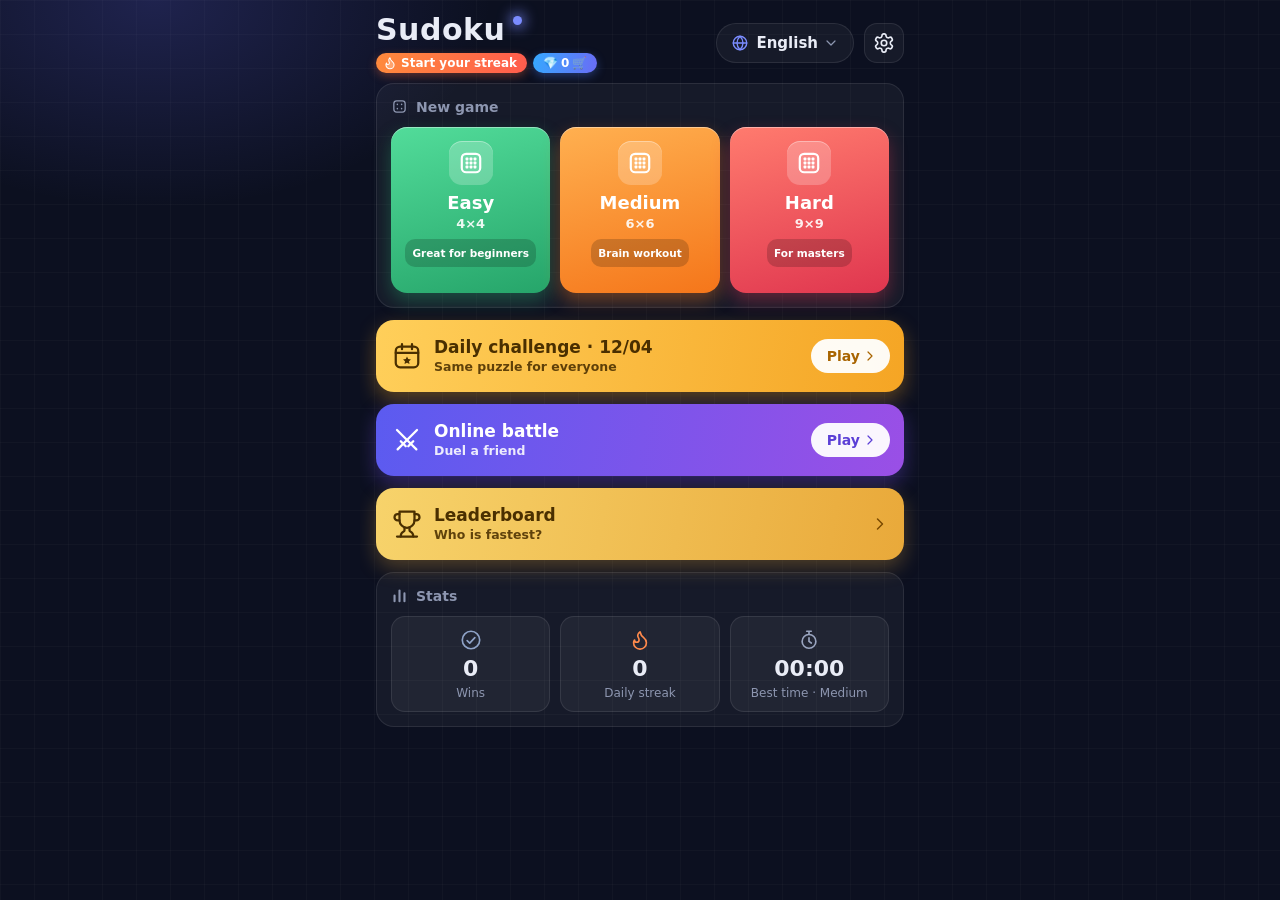
<file: index.html>
<!doctype html>
<html lang="kk">
<head>
<meta charset="utf-8">
<meta name="viewport" content="width=device-width,initial-scale=1,viewport-fit=cover,user-scalable=no">
<meta name="theme-color" content="#0c1020">
<meta name="apple-mobile-web-app-capable" content="yes">
<meta name="mobile-web-app-capable" content="yes">
<meta name="apple-mobile-web-app-status-bar-style" content="black-translucent">
<link rel="manifest" href="manifest.webmanifest">
<link rel="icon" href="icons/icon-192.png">
<link rel="apple-touch-icon" href="icons/icon-192.png">
<title>Sudoku</title>
<link rel="stylesheet" href="style.css">
</head>
<body>

<!-- icon sprite -->
<svg width="0" height="0" style="position:absolute" aria-hidden="true" focusable="false">
  <defs>
    <symbol id="i-play" viewBox="0 0 24 24"><path d="M8 5.5v13l11-6.5z" fill="currentColor" stroke="none"/></symbol>
    <symbol id="i-pause" viewBox="0 0 24 24"><rect x="6.5" y="5" width="3.6" height="14" rx="1" fill="currentColor" stroke="none"/><rect x="13.9" y="5" width="3.6" height="14" rx="1" fill="currentColor" stroke="none"/></symbol>
    <symbol id="i-globe" viewBox="0 0 24 24"><circle cx="12" cy="12" r="9"/><path d="M3 12h18"/><path d="M12 3c2.6 2.6 4 5.7 4 9s-1.4 6.4-4 9c-2.6-2.6-4-5.7-4-9s1.4-6.4 4-9z"/></symbol>
    <symbol id="i-gear" viewBox="0 0 24 24"><path d="M12.22 2h-.44a2 2 0 0 0-2 2v.18a2 2 0 0 1-1 1.73l-.43.25a2 2 0 0 1-2 0l-.15-.08a2 2 0 0 0-2.73.73l-.22.38a2 2 0 0 0 .73 2.73l.15.1a2 2 0 0 1 1 1.72v.51a2 2 0 0 1-1 1.74l-.15.09a2 2 0 0 0-.73 2.73l.22.38a2 2 0 0 0 2.73.73l.15-.08a2 2 0 0 1 2 0l.43.25a2 2 0 0 1 1 1.73V20a2 2 0 0 0 2 2h.44a2 2 0 0 0 2-2v-.18a2 2 0 0 1 1-1.73l.43-.25a2 2 0 0 1 2 0l.15.08a2 2 0 0 0 2.73-.73l.22-.39a2 2 0 0 0-.73-2.73l-.15-.08a2 2 0 0 1-1-1.74v-.5a2 2 0 0 1 1-1.74l.15-.09a2 2 0 0 0 .73-2.73l-.22-.38a2 2 0 0 0-2.73-.73l-.15.08a2 2 0 0 1-2 0l-.43-.25a2 2 0 0 1-1-1.73V4a2 2 0 0 0-2-2z"/><circle cx="12" cy="12" r="3"/></symbol>
    <symbol id="i-dice" viewBox="0 0 24 24"><rect x="4" y="4" width="16" height="16" rx="4"/><circle cx="9" cy="9" r="1.1" fill="currentColor" stroke="none"/><circle cx="15" cy="9" r="1.1" fill="currentColor" stroke="none"/><circle cx="9" cy="15" r="1.1" fill="currentColor" stroke="none"/><circle cx="15" cy="15" r="1.1" fill="currentColor" stroke="none"/></symbol>
    <symbol id="i-grid" viewBox="0 0 24 24"><rect x="3.5" y="3.5" width="17" height="17" rx="4"/><g fill="currentColor" stroke="none"><rect x="7" y="7" width="2.6" height="2.6" rx=".6"/><rect x="10.7" y="7" width="2.6" height="2.6" rx=".6"/><rect x="14.4" y="7" width="2.6" height="2.6" rx=".6"/><rect x="7" y="10.7" width="2.6" height="2.6" rx=".6"/><rect x="10.7" y="10.7" width="2.6" height="2.6" rx=".6"/><rect x="14.4" y="10.7" width="2.6" height="2.6" rx=".6"/><rect x="7" y="14.4" width="2.6" height="2.6" rx=".6"/><rect x="10.7" y="14.4" width="2.6" height="2.6" rx=".6"/><rect x="14.4" y="14.4" width="2.6" height="2.6" rx=".6"/></g></symbol>
    <symbol id="i-cal" viewBox="0 0 24 24"><rect x="3" y="4.5" width="18" height="16.5" rx="3.5"/><path d="M3 9.5h18M8 2.5v4M16 2.5v4"/><path d="M12 12.4l1 2 2.2.3-1.6 1.5.4 2.2-2-1.1-2 1.1.4-2.2-1.6-1.5 2.2-.3z" fill="currentColor" stroke="none"/></symbol>
    <symbol id="i-swords" viewBox="0 0 24 24"><path d="M4 4l11 11"/><path d="M20 4L9 15"/><path d="M13 17l4-4"/><path d="M11 17L7 13"/><path d="M15 15l4.5 4.5"/><path d="M9 15l-4.5 4.5"/></symbol>
    <symbol id="i-trophy" viewBox="0 0 24 24"><path d="M6 9H4.5a2.5 2.5 0 0 1 0-5H6"/><path d="M18 9h1.5a2.5 2.5 0 0 0 0-5H18"/><path d="M4 22h16"/><path d="M10 14.66V17c0 .55-.47.98-.97 1.21C7.85 18.75 7 20.24 7 22"/><path d="M14 14.66V17c0 .55.47.98.97 1.21C16.15 18.75 17 20.24 17 22"/><path d="M18 2H6v7a6 6 0 0 0 12 0V2Z"/></symbol>
    <symbol id="i-chev" viewBox="0 0 24 24"><path d="M9 6l6 6-6 6"/></symbol>
    <symbol id="i-chevd" viewBox="0 0 24 24"><path d="M6 9l6 6 6-6"/></symbol>
    <symbol id="i-chart" viewBox="0 0 24 24"><path d="M5 20v-8M12 20V5M19 20v-11" stroke-width="3"/></symbol>
    <symbol id="i-check" viewBox="0 0 24 24"><circle cx="12" cy="12" r="9.5"/><path d="M7.8 12.6l2.8 2.8 5.6-6"/></symbol>
    <symbol id="i-checkfill" viewBox="0 0 24 24"><circle cx="12" cy="12" r="10" fill="currentColor" stroke="none"/><path d="M7.6 12.6l3 3 5.8-6.2" stroke="#1a1405" stroke-width="2.2"/></symbol>
    <symbol id="i-flame" viewBox="0 0 24 24"><path d="M8.5 14.5A2.5 2.5 0 0 0 11 12c0-1.38-.5-2-1-3-1.072-2.143-.224-4.054 2-6 .5 2.5 2 4.9 4 6.5 2 1.6 3 3.5 3 5.5a7 7 0 1 1-14 0c0-1.153.433-2.294 1-3a2.5 2.5 0 0 0 2.5 2.5z"/></symbol>
    <symbol id="i-timer" viewBox="0 0 24 24"><circle cx="12" cy="13.5" r="7.5"/><path d="M12 9.5v4l2.5 1.8M9.5 2.5h5M12 2.5v3"/></symbol>
    <symbol id="i-restart" viewBox="0 0 24 24"><path d="M4.5 12a7.5 7.5 0 1 0 2.4-5.5"/><path d="M4.5 4.5v4.5H9"/></symbol>
  </defs>
</svg>

<div id="app">

  <!-- HOME -->
  <section id="screen-home" class="screen active">
    <header class="top">
      <div class="ttl"><h1 data-i18n="title">Sudoku</h1><div class="pills"><span id="streak-pill" class="pill-flame"><svg class="ic"><use href="#i-flame"/></svg><span id="streak-txt"></span></span><button id="btn-shop" class="pill-gem" type="button">💎 <b id="gem-txt">0</b> 🛒</button></div></div>
      <div class="top-actions">
        <div class="lang-wrap"><button id="btn-lang" class="chip" type="button" aria-haspopup="listbox" aria-expanded="false"><svg class="ic"><use href="#i-globe"/></svg><span id="lang-label"></span><svg class="ic chev"><use href="#i-chevd"/></svg></button><div id="lang-menu" class="lang-menu" role="listbox" hidden></div></div>
        <button id="btn-settings" class="icon-btn" type="button" aria-label="Settings"><svg class="ic"><use href="#i-gear"/></svg></button>
      </div>
    </header>
    <div class="page">
      <button id="btn-continue" class="go-card" type="button" hidden>
        <span class="go-ic"><svg class="ic"><use href="#i-play"/></svg></span>
        <span id="cont-text" class="go-text"></span>
        <span class="go-right"><span data-i18n="goOn">Resume</span><svg class="ic"><use href="#i-chev"/></svg></span>
      </button>

      <div class="card">
        <div class="card-title"><svg class="ic"><use href="#i-dice"/></svg><span data-i18n="newGame">New game</span></div>
        <div class="row3">
          <button class="btn diff tile easy" type="button" data-diff="easy"><span class="tile-ic"><svg class="ic"><use href="#i-grid"/></svg></span><span class="tn" data-i18n="easy">Easy</span><small class="tsz">4×4</small><span class="tag" data-i18n="tagEasy"></span><span class="tbest" id="best-easy"></span></button>
          <button class="btn diff tile medium" type="button" data-diff="medium"><span class="tile-ic"><svg class="ic"><use href="#i-grid"/></svg></span><span class="tn" data-i18n="medium">Medium</span><small class="tsz">6×6</small><span class="tag" data-i18n="tagMedium"></span><span class="tbest" id="best-medium"></span></button>
          <button class="btn diff tile hard" type="button" data-diff="hard"><span class="tile-ic"><svg class="ic"><use href="#i-grid"/></svg></span><span class="tn" data-i18n="hard">Hard</span><small class="tsz">9×9</small><span class="tag" data-i18n="tagHard"></span><span class="tbest" id="best-hard"></span></button>
        </div>
      </div>

      <button id="btn-daily" class="btn rc-big gold" type="button">
        <svg class="ic ri"><use href="#i-cal"/></svg>
        <span class="rc-main"><b id="daily-title"></b><small data-i18n="dailySub"></small></span>
        <span class="pill-btn"><svg id="daily-check" class="ic chk" hidden><use href="#i-checkfill"/></svg><span id="daily-go" data-i18n="goBtn"></span><svg class="ic"><use href="#i-chev"/></svg></span>
      </button>
      <button id="btn-online" class="btn rc-big violet" type="button">
        <svg class="ic ri"><use href="#i-swords"/></svg>
        <span class="rc-main"><b data-i18n="online"></b><small data-i18n="onlineSub"></small></span>
        <span class="pill-btn"><span data-i18n="goBtn"></span><svg class="ic"><use href="#i-chev"/></svg></span>
      </button>
      <button id="btn-board" class="btn rc-big amber" type="button">
        <svg class="ic ri"><use href="#i-trophy"/></svg>
        <span class="rc-main"><b data-i18n="leaderboard"></b><small data-i18n="boardSub"></small></span>
        <span class="rc-right"><svg class="ic"><use href="#i-chev"/></svg></span>
      </button>

      <div class="card">
        <div class="card-title"><svg class="ic"><use href="#i-chart"/></svg><span data-i18n="stats">Stats</span></div>
        <div id="stats-grid" class="stats-grid"></div>
      </div>
      <button id="btn-install" class="btn ghost" type="button" hidden data-i18n="install">Install</button>
    </div>
  </section>

  <!-- GAME -->
  <section id="screen-game" class="screen">
    <header class="game-top">
      <button id="g-back" class="icon-btn" type="button" aria-label="Back">←</button>
      <div class="g-title"><b id="g-title"></b></div>
      <div class="g-time">
        <span id="g-timer">00:00</span>
        <button id="g-pause" class="icon-btn small" type="button" aria-label="Pause"><svg class="ic"><use href="#i-pause"/></svg></button>
        <button id="g-restart" class="icon-btn small" type="button" aria-label="Restart"><svg class="ic"><use href="#i-restart"/></svg></button>
      </div>
    </header>
    <div id="battle-bar" hidden>
      <div class="bb-row"><span data-i18n="you">You</span><div class="bar"><i id="bb-you"></i></div><b id="bb-you-pct">0%</b></div>
      <div class="bb-row"><span data-i18n="opponent">Opponent</span><div class="bar opp"><i id="bb-opp"></i></div><b id="bb-opp-pct">0%</b></div>
    </div>
    <div class="g-stats"><span><span data-i18n="mistakes">Mistakes</span>: <b id="g-mist">0</b></span><span id="g-hintct"></span></div>
    <div id="board-wrap">
      <div id="board"></div>
      <div id="pause-overlay" hidden>
        <div class="po-box">
          <div class="po-title" data-i18n="paused">Paused</div>
          <button id="btn-resume" class="btn primary" type="button" data-i18n="resume">Resume</button>
          <button id="btn-restart" class="btn ghost" type="button" data-i18n="restart">Restart</button>
        </div>
      </div>
    </div>
    <div class="tools">
      <button id="t-undo" class="tool" type="button"><span class="ti">↶</span><span data-i18n="undo">Undo</span></button>
      <button id="t-erase" class="tool" type="button"><span class="ti">⌫</span><span data-i18n="erase">Erase</span></button>
      <button id="t-notes" class="tool" type="button"><span class="ti">✎</span><span data-i18n="notes">Notes</span></button>
      <button id="t-hint" class="tool" type="button"><span class="ti">💡</span><span data-i18n="hint">Hint</span></button>
    </div>
    <div id="item-bar" hidden></div>
    <div id="pad" class="pad"></div>
  </section>

  <!-- SHOP -->
  <section id="screen-shop" class="screen">
    <header class="top">
      <button id="shop-back" class="icon-btn" type="button" aria-label="Back">←</button>
      <h2 data-i18n="shop">Shop</h2>
      <span class="spacer"></span>
    </header>
    <div class="page">
      <div class="shop-bal"><span>💎</span><b id="shop-gems">0</b></div>
      <div class="notice" style="margin-top:12px" data-i18n="shopTip"></div>
      <div id="shop-list" class="shop-grid"></div>
    </div>
  </section>

  <!-- ONLINE LOBBY -->
  <section id="screen-online" class="screen">
    <header class="top">
      <button id="on-back" class="icon-btn" type="button" aria-label="Back">←</button>
      <h2 data-i18n="online">Online</h2>
      <span class="spacer"></span>
    </header>
    <div class="page">
      <div id="on-notcfg" class="notice" hidden data-i18n="notConfigured"></div>
      <div id="on-menu">
        <button id="on-quick" class="btn primary quick" type="button" data-i18n="quickMatch">Quick match</button>
        <div class="card">
          <div class="card-title"><span data-i18n="createRoom">Create room</span></div>
          <div class="seg" id="on-diffs">
            <button type="button" data-od="easy" data-i18n="easy">Easy</button>
            <button type="button" data-od="medium" class="on" data-i18n="medium">Medium</button>
            <button type="button" data-od="hard" data-i18n="hard">Hard</button>
          </div>
          <label class="pubrow"><input id="on-pub" type="checkbox" checked><span data-i18n="publicRoom">Public room</span></label>
          <button id="on-create" class="btn primary" type="button" data-i18n="createRoom">Create room</button>
        </div>
        <div class="card">
          <div class="card-title"><span data-i18n="publicRooms">Open rooms</span></div>
          <div id="on-rooms" class="rooms"></div>
        </div>
        <div class="card">
          <div class="card-title"><span data-i18n="joinRoom">Join room</span></div>
          <div class="row">
            <input id="on-code" class="input code" maxlength="5" autocomplete="off" autocapitalize="characters" spellcheck="false" data-i18n-ph="enterCode" placeholder="Code">
            <button id="on-join" class="btn primary" type="button" data-i18n="join">Join</button>
          </div>
        </div>
      </div>
      <div id="on-lobby" hidden>
        <div class="card center">
          <div class="muted" data-i18n="roomCode">Room code</div>
          <div id="on-roomcode" class="bigcode"></div>
          <div id="on-roomdiff" class="muted"></div>
          <button id="on-share" class="btn primary" type="button" data-i18n="shareRoom">Share</button>
          <button id="on-copy" class="btn ghost" type="button" data-i18n="copyLink">Copy invite link</button>
          <div id="on-status" class="status"></div>
          <button id="on-start" class="btn primary" type="button" hidden data-i18n="start">Start</button>
        </div>
      </div>
      <div id="on-msg" class="notice" hidden></div>
    </div>
  </section>

  <!-- LEADERBOARD -->
  <section id="screen-board" class="screen">
    <header class="top">
      <button id="lb-back" class="icon-btn" type="button" aria-label="Back">←</button>
      <h2 data-i18n="leaderboard">Leaderboard</h2>
      <span class="spacer"></span>
    </header>
    <div class="page">
      <div class="seg" id="lb-tabs">
        <button type="button" data-lb="daily" class="on" data-i18n="today">Today</button>
        <button type="button" data-lb="easy" data-i18n="easy">Easy</button>
        <button type="button" data-lb="medium" data-i18n="medium">Medium</button>
        <button type="button" data-lb="hard" data-i18n="hard">Hard</button>
      </div>
      <div id="lb-notcfg" class="notice" hidden data-i18n="notConfigured"></div>
      <ol id="lb-list" class="lb-list"></ol>
      <div class="card" id="lb-mine">
        <div class="card-title"><span data-i18n="myBest">My best times</span></div>
        <div id="lb-mine-grid" class="stats-grid"></div>
      </div>
    </div>
  </section>
</div>

<!-- SETTINGS -->
<div id="modal-settings" class="modal" role="dialog" aria-modal="true">
  <div class="sheet">
    <div class="sheet-head"><b data-i18n="settings">Settings</b><button id="set-close" class="icon-btn small" type="button" aria-label="Close">✕</button></div>

    <div class="set-group">
      <div class="set-label" data-i18n="theme">Theme</div>
      <div class="seg" id="set-theme">
        <button type="button" data-th="dark" data-i18n="dark">Dark</button>
        <button type="button" data-th="light" data-i18n="light">Light</button>
        <button type="button" data-th="auto" data-i18n="auto">Auto</button>
      </div>
    </div>

    <div class="set-sep"></div>

    <div class="set-group">
      <div class="set-label" data-i18n="gameAssist">Game assist</div>
      <label class="switch-row"><span class="sw-t"><b data-i18n="showErrors">Highlight mistakes</b><small data-i18n="showErrorsD"></small></span><input id="set-errors" class="sw" type="checkbox"></label>
      <label class="switch-row"><span class="sw-t"><b data-i18n="highlightSame">Highlight same digits</b><small data-i18n="highlightSameD"></small></span><input id="set-same" class="sw" type="checkbox"></label>
      <label class="switch-row"><span class="sw-t"><b data-i18n="autoNotes">Auto-clear notes</b><small data-i18n="autoNotesD"></small></span><input id="set-autonotes" class="sw" type="checkbox"></label>
      <label class="switch-row"><span class="sw-t"><b data-i18n="showTimer">Show timer</b><small data-i18n="showTimerD"></small></span><input id="set-timer" class="sw" type="checkbox"></label>
      <label class="switch-row"><span class="sw-t"><b data-i18n="sfxSound">Sound</b><small data-i18n="sfxSoundD"></small></span><input id="set-sound" class="sw" type="checkbox"></label>
      <label class="switch-row"><span class="sw-t"><b data-i18n="sfxFx">Effects</b><small data-i18n="sfxFxD"></small></span><input id="set-fx" class="sw" type="checkbox"></label>
    </div>

    <div class="set-sep"></div>

    <div class="set-group">
      <div class="set-label" data-i18n="battleId">Battle identity</div>
      <div class="id-row"><span class="muted" data-i18n="playerId">Player ID</span><span id="set-pid" class="pid"></span><button id="set-copy" class="btn ghost small" type="button" data-i18n="copy">Copy</button></div>
      <div class="set-sub" data-i18n="nickname">Nickname (optional)</div>
      <input id="set-name" class="input" maxlength="20" autocomplete="off">
    </div>
  </div>
</div>

<!-- GENERIC MODAL -->
<div id="modal" class="modal" role="dialog" aria-modal="true">
  <div class="sheet">
    <div id="modal-title" class="modal-title"></div>
    <div id="modal-body" class="modal-body"></div>
    <div id="modal-actions" class="modal-actions"></div>
  </div>
</div>

<div id="toast" class="toast" role="status" aria-live="polite"></div>

<script src="core.js"></script>
<script src="i18n.js"></script>
<script src="config.js"></script>
<script src="track.js"></script>
<script src="app.js"></script>
<script src="online.js"></script>
<script>
if ('serviceWorker' in navigator && location.protocol.indexOf('http') === 0) {
  window.addEventListener('load', function () { navigator.serviceWorker.register('sw.js').catch(function () {}); });
}
</script>
</body>
</html>
</file>
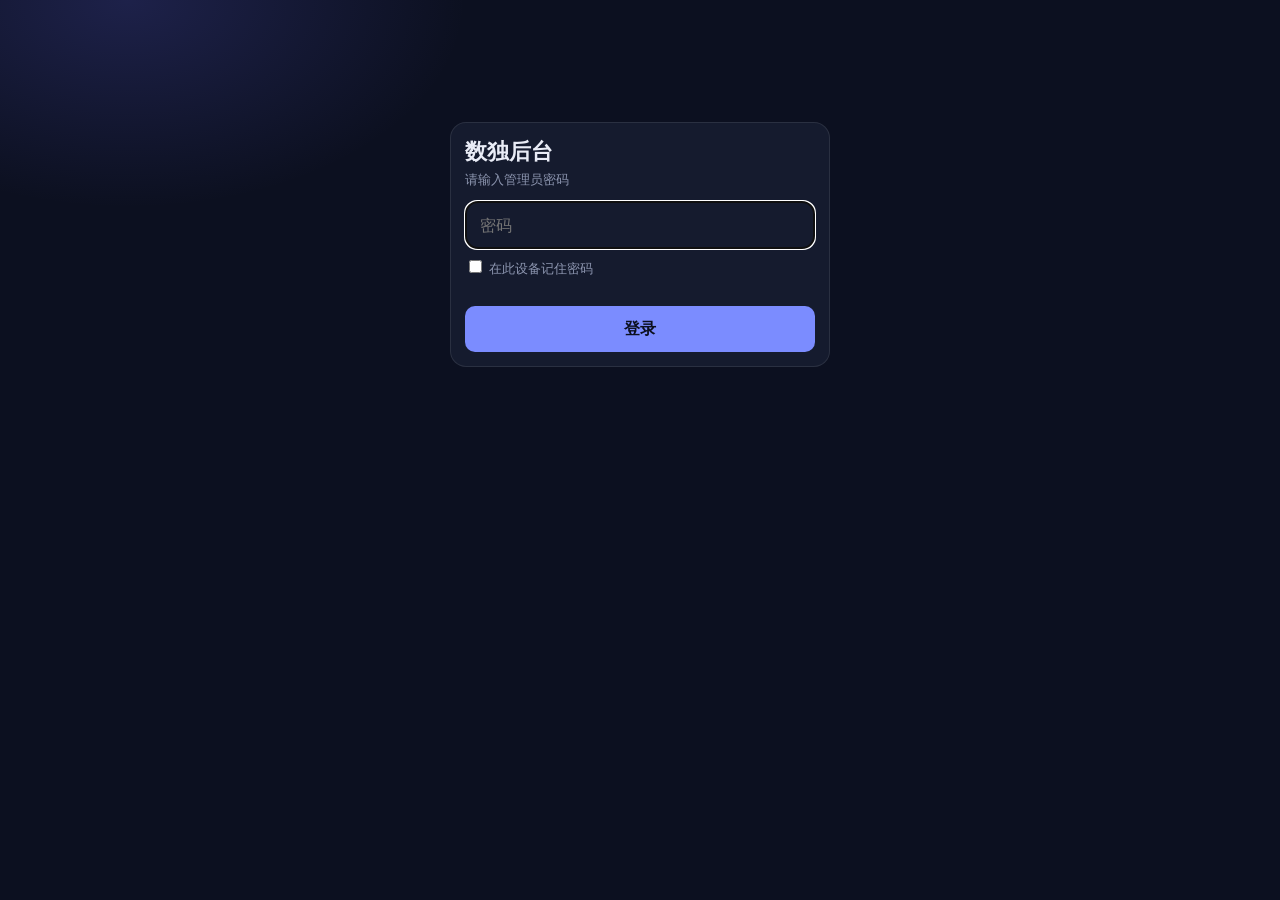
<file: admin.html>
<!doctype html>
<html lang="zh">
<head>
<meta charset="utf-8">
<meta name="viewport" content="width=device-width,initial-scale=1,viewport-fit=cover">
<meta name="robots" content="noindex,nofollow">
<meta name="theme-color" content="#0c1020">
<title>数独后台</title>
<style>
:root { --bg:#0c1020; --card:#151b2e; --bd:rgba(255,255,255,.09); --text:#e9ecf6; --muted:#8d96b0; --accent:#7b8cff; --accent2:#ff9f43; --good:#45c488; --bad:#ff6b70; }
* { box-sizing: border-box; -webkit-tap-highlight-color: transparent; }
html, body { margin:0; background:var(--bg); color:var(--text); font-family:system-ui,-apple-system,"Segoe UI",Roboto,"Noto Sans","PingFang SC","Microsoft YaHei",sans-serif; }
body { background-image: radial-gradient(520px 320px at 10% 0%, rgba(99,102,241,.2), transparent 65%); min-height:100vh; }
.wrap { max-width:760px; margin:0 auto; padding:max(14px,env(safe-area-inset-top)) 14px 40px; }
[hidden] { display:none !important; }
h1 { font-size:22px; margin:0; }
h2 { font-size:15px; margin:0 0 10px; color:var(--muted); font-weight:600; }
.top { display:flex; align-items:center; justify-content:space-between; gap:10px; margin-bottom:6px; flex-wrap:wrap; }
.tools { display:flex; gap:8px; align-items:center; }
button, select, input { font:inherit; color:inherit; }
.btn { border:1px solid var(--bd); background:var(--card); border-radius:10px; padding:8px 14px; cursor:pointer; font-weight:600; }
.btn.primary { background:var(--accent); color:#0c1020; border-color:transparent; }
select.btn { appearance:none; -webkit-appearance:none; padding-right:12px; }
.muted { color:var(--muted); font-size:13px; }
.card { background:var(--card); border:1px solid var(--bd); border-radius:16px; padding:14px; margin-top:12px; }
.kpis { display:grid; grid-template-columns:repeat(2,1fr); gap:10px; margin-top:12px; }
@media (min-width:560px) { .kpis { grid-template-columns:repeat(3,1fr); } }
.kpi { background:var(--card); border:1px solid var(--bd); border-radius:14px; padding:12px 14px; }
.kpi .l { font-size:12px; color:var(--muted); }
.kpi .v { font-size:26px; font-weight:800; font-variant-numeric:tabular-nums; margin-top:2px; }
.kpi .s { font-size:11px; color:var(--muted); margin-top:2px; min-height:14px; }
table { width:100%; border-collapse:collapse; font-size:14px; }
th, td { text-align:right; padding:8px 4px; border-bottom:1px solid var(--bd); font-variant-numeric:tabular-nums; }
th:first-child, td:first-child { text-align:left; }
th { color:var(--muted); font-weight:600; font-size:12px; }
tr:last-child td { border-bottom:0; }
.bars { display:flex; flex-direction:column; gap:8px; }
.brow { display:grid; grid-template-columns:78px 1fr 44px; align-items:center; gap:8px; font-size:14px; }
.brow .t { height:10px; background:rgba(255,255,255,.07); border-radius:5px; overflow:hidden; }
.brow .t i { display:block; height:100%; background:var(--accent); border-radius:5px; }
.brow .n { text-align:right; font-variant-numeric:tabular-nums; }
.legend { display:flex; gap:14px; font-size:12px; color:var(--muted); margin-bottom:6px; }
.legend i { display:inline-block; width:10px; height:10px; border-radius:3px; margin-right:5px; vertical-align:-1px; }
svg.chart { width:100%; height:auto; display:block; }
.login { max-width:380px; margin:12vh auto 0; }
.login input[type=password], .login input[type=text] { width:100%; height:48px; border-radius:12px; border:1.5px solid rgba(255,255,255,.18); background:transparent; padding:0 14px; font-size:16px; margin:12px 0 8px; }
.err { color:var(--bad); font-size:14px; min-height:20px; margin:4px 0; }
.two { display:grid; grid-template-columns:1fr; gap:0; }
@media (min-width:560px) { .two { grid-template-columns:1fr 1fr; gap:12px; } }
.note { font-size:12px; color:var(--muted); margin-top:8px; line-height:1.5; }
.good { color:var(--good); } .bad { color:var(--bad); }
</style>
</head>
<body>

<div id="login" class="wrap" hidden>
  <div class="card login">
    <h1>数独后台</h1>
    <div class="muted" style="margin-top:4px">请输入管理员密码</div>
    <input id="pw" type="password" autocomplete="current-password" placeholder="密码">
    <label class="muted"><input id="remember" type="checkbox"> 在此设备记住密码</label>
    <div id="lerr" class="err"></div>
    <button id="go" class="btn primary" style="width:100%;height:46px">登录</button>
  </div>
</div>

<div id="dash" class="wrap" hidden>
  <div class="top">
    <h1>数独后台</h1>
    <div class="tools">
      <select id="range" class="btn" aria-label="时间范围">
        <option value="7">近 7 天</option>
        <option value="14">近 14 天</option>
        <option value="30" selected>近 30 天</option>
        <option value="90">近 90 天</option>
      </select>
      <button id="refresh" class="btn">刷新</button>
      <button id="logout" class="btn">退出</button>
    </div>
  </div>
  <div id="stamp" class="muted"></div>

  <div id="kpis" class="kpis"></div>

  <div class="card"><h2>每日活跃与新增玩家</h2><div class="legend"><span><i style="background:var(--accent)"></i>活跃</span><span><i style="background:var(--accent2)"></i>新增</span></div><div id="ch1"></div></div>
  <div class="card"><h2>每日开局与通关</h2><div class="legend"><span><i style="background:var(--accent)"></i>开局</span><span><i style="background:var(--good)"></i>通关</span></div><div id="ch2"></div></div>

  <div class="card"><h2>难度（单人与每日挑战，累计）</h2><div id="diffs"></div></div>

  <div class="card"><h2>次日留存（按首次出现日期分组）</h2><div id="cohorts"></div>
    <div class="note">留存 = 首次出现后的第二天又回来玩的人占比。今天新来的人要明天才能计算。</div></div>

  <div class="two">
    <div class="card"><h2>联网对战（累计）</h2><div id="battles"></div></div>
    <div class="card"><h2>今日每日挑战</h2><div id="daily"></div></div>
  </div>

  <div class="two">
    <div class="card"><h2>语言分布</h2><div id="langs" class="bars"></div></div>
    <div class="card"><h2>设备分布</h2><div id="plats" class="bars"></div></div>
  </div>
  <div class="card"><h2>来源（首次访问）</h2><div id="refs" class="bars"></div>
    <div class="note">给不同群发不同链接就能区分来源：在网址后面加 <b>?src=群名</b>，例如 https://……/?src=telegram1</div></div>
</div>

<script src="config.js"></script>
<script>
(function () {
  'use strict';
  var cfg = window.SUDOKU_CONFIG || {};
  var $ = function (s) { return document.querySelector(s); };
  var pw = '';

  function el(tag, cls, text) { var e = document.createElement(tag); if (cls) e.className = cls; if (text !== undefined) e.textContent = text; return e; }
  function fmtSecs(s) { if (s == null) return '–'; s = Math.round(s); var m = Math.floor(s / 60), r = s % 60; return m + ':' + (r < 10 ? '0' : '') + r; }
  function num(v) { return v == null ? '–' : Number(v).toLocaleString('en-US'); }
  function pct(a, b) { return b > 0 ? Math.round(a * 1000 / b) / 10 : null; }
  function pctStr(v) { return v == null ? '–' : v + '%'; }
  function md(d) { return String(d).slice(5); }
  var LANG = { kk: '哈萨克语', ru: '俄语', zh: '中文', en: '英语', '?': '未知' };
  var PLAT = { android: '安卓', ios: 'iPhone / iPad', desktop: '电脑', '?': '未知' };

  function showLogin(msg) {
    $('#dash').hidden = true; $('#login').hidden = false; $('#lerr').textContent = msg || '';
    setTimeout(function () { $('#pw').focus(); }, 50);
  }

  function api(days) {
    var headers = { 'apikey': cfg.SUPABASE_ANON_KEY, 'Content-Type': 'application/json' };
    if (/^eyJ/.test(cfg.SUPABASE_ANON_KEY)) headers.Authorization = 'Bearer ' + cfg.SUPABASE_ANON_KEY;
    return fetch(String(cfg.SUPABASE_URL).replace(/\/+$/, '') + '/rest/v1/rpc/admin_stats', {
      method: 'POST', headers: headers, body: JSON.stringify({ pw: pw, days: days })
    }).then(function (r) {
      return r.json().catch(function () { return {}; }).then(function (b) {
        if (r.ok) return b;
        var m = (b && b.message) || ('HTTP ' + r.status);
        var e = new Error(m); e.unauthorized = /unauthorized/i.test(m);
        e.missing = /admin_stats|schema cache|could not find/i.test(m);
        throw e;
      });
    });
  }

  function load() {
    var days = parseInt($('#range').value, 10) || 30;
    $('#stamp').textContent = '加载中…';
    return api(days).then(function (j) {
      $('#login').hidden = true; $('#dash').hidden = false;
      render(j);
      $('#stamp').textContent = '更新于 ' + new Date().toLocaleTimeString() + ' · 日期按哈萨克斯坦时间（UTC+5）计算';
    }).catch(function (e) {
      if (e.unauthorized) { sessionStorage.removeItem('adm_pw'); localStorage.removeItem('adm_pw'); showLogin('密码不正确'); }
      else if (e.missing) showLogin('后台还没有开通：请先在 Supabase 运行 stats.sql');
      else if ($('#dash').hidden) showLogin('加载失败：' + e.message);
      else $('#stamp').textContent = '加载失败：' + e.message;
    });
  }

  /* ---------- rendering ---------- */
  function kpi(l, v, s) {
    var d = el('div', 'kpi'); d.appendChild(el('div', 'l', l)); d.appendChild(el('div', 'v', v)); d.appendChild(el('div', 's', s || '')); return d;
  }
  function render(j) {
    var t = j.totals || {}, r = j.retention || {};
    var k = $('#kpis'); k.innerHTML = '';
    k.appendChild(kpi('总玩家', num(t.players), '累计出现过的匿名 ID'));
    k.appendChild(kpi('今日新增', num(t.new_today)));
    k.appendChild(kpi('今日活跃', num(t.dau)));
    k.appendChild(kpi('7 日活跃', num(t.wau)));
    k.appendChild(kpi('30 日活跃', num(t.mau)));
    k.appendChild(kpi('次日留存', pctStr(r.d1), r.d1_size ? '样本 ' + r.d1_size + ' 人' : '数据不足'));
    k.appendChild(kpi('7 日留存', pctStr(r.d7), r.d7_size ? '样本 ' + r.d7_size + ' 人' : '数据不足'));
    k.appendChild(kpi('通关率', pctStr(pct(t.finishes, t.starts)), num(t.finishes) + ' / ' + num(t.starts) + ' 局'));
    k.appendChild(kpi('平均用时', fmtSecs(t.avg_secs), '含提示罚时'));
    k.appendChild(kpi('人均局数', t.games_per_active_day == null ? '–' : String(t.games_per_active_day), '近 7 天，每个活跃日'));
    k.appendChild(kpi('添加到桌面', num(t.installs), '触发安装的人数'));
    k.appendChild(kpi('桌面版在玩', num(j.pwa_players), '最近一次从桌面图标打开'));

    var s = j.series || [];
    chart($('#ch1'), s, [{ k: 'dau', c: '#7b8cff' }, { k: 'new_players', c: '#ff9f43' }]);
    chart($('#ch2'), s, [{ k: 'starts', c: '#7b8cff' }, { k: 'finishes', c: '#45c488' }]);

    // difficulty
    var order = ['easy', 'medium', 'hard'], names = { easy: '简单', medium: '中等', hard: '困难' };
    var by = {}; (j.diffs || []).forEach(function (d) { by[d.diff] = d; });
    var tb = el('table'); var hr = el('tr');
    ['难度', '开局', '通关', '通关率', '平均用时'].forEach(function (h) { hr.appendChild(el('th', '', h)); });
    tb.appendChild(hr);
    order.forEach(function (d) {
      var x = by[d] || { starts: 0, finishes: 0, avg_secs: null }, tr = el('tr');
      [names[d], num(x.starts), num(x.finishes), pctStr(pct(x.finishes, x.starts)), fmtSecs(x.avg_secs)].forEach(function (c) { tr.appendChild(el('td', '', c)); });
      tb.appendChild(tr);
    });
    var dd = $('#diffs'); dd.innerHTML = ''; dd.appendChild(tb);

    // cohorts
    var co = r.cohorts || [], cc = $('#cohorts'); cc.innerHTML = '';
    if (!co.length) cc.appendChild(el('div', 'muted', '暂无足够数据'));
    else {
      var ct = el('table'), ch = el('tr');
      ['首次日期', '新增', '次日回来', '留存'].forEach(function (h) { ch.appendChild(el('th', '', h)); });
      ct.appendChild(ch);
      co.slice().reverse().slice(0, 14).forEach(function (c) {
        var tr = el('tr'), p = pct(c.kept, c.size);
        [md(c.day), num(c.size), num(c.kept), pctStr(p)].forEach(function (v) { tr.appendChild(el('td', '', v)); });
        ct.appendChild(tr);
      });
      cc.appendChild(ct);
    }

    // battles / daily
    var b = j.battles || {}, bb = $('#battles'); bb.innerHTML = '';
    var bt = el('table');
    [['创建房间', num(b.created)], ['对局数（≈开局人次 ÷ 2）', num(Math.round((b.starts || 0) / 2))], ['有胜负的对局', num(b.wins)], ['参与玩家', num(b.players)]].forEach(function (row) {
      var tr = el('tr'); tr.appendChild(el('td', '', row[0])); tr.appendChild(el('td', '', row[1])); bt.appendChild(tr);
    });
    bb.appendChild(bt);
    var dl = j.daily || {}, dv = $('#daily'); dv.innerHTML = '';
    var dt = el('table');
    [['开始的人', num(dl.starters)], ['通关的人', num(dl.finishers)], ['参与率（占今日活跃）', pctStr(pct(dl.starters, t.dau))]].forEach(function (row) {
      var tr = el('tr'); tr.appendChild(el('td', '', row[0])); tr.appendChild(el('td', '', row[1])); dt.appendChild(tr);
    });
    dv.appendChild(dt);

    bars($('#langs'), j.langs || [], LANG);
    bars($('#plats'), j.plats || [], PLAT);
    bars($('#refs'), j.refs || [], null);
  }

  function bars(box, rows, map) {
    box.innerHTML = '';
    if (!rows.length) { box.appendChild(el('div', 'muted', '暂无数据')); return; }
    var max = 0, total = 0; rows.forEach(function (r) { max = Math.max(max, r.v); total += r.v; });
    rows.forEach(function (r) {
      var row = el('div', 'brow');
      row.appendChild(el('span', 't0', (map && map[r.k]) || r.k));
      var tr = el('div', 't'), i = el('i'); i.style.width = (max ? Math.max(3, r.v * 100 / max) : 0) + '%'; tr.appendChild(i); row.appendChild(tr);
      row.appendChild(el('span', 'n', num(r.v)));
      box.appendChild(row);
    });
  }

  /* simple grouped bar chart (inline SVG, no libraries) */
  var NS = 'http://www.w3.org/2000/svg';
  function sv(tag, attrs, text) {
    var e = document.createElementNS(NS, tag);
    Object.keys(attrs || {}).forEach(function (a) { e.setAttribute(a, attrs[a]); });
    if (text !== undefined) e.textContent = text;
    return e;
  }
  function niceMax(v) { if (v <= 5) return 5; var p = Math.pow(10, Math.floor(Math.log10(v))), m = v / p; return (m <= 1 ? 1 : m <= 2 ? 2 : m <= 5 ? 5 : 10) * p; }
  function chart(box, data, keys) {
    box.innerHTML = '';
    var W = 640, H = 190, L = 34, B = 22, T = 8, R = 6;
    var svg = sv('svg', { viewBox: '0 0 ' + W + ' ' + H, 'class': 'chart', role: 'img' });
    var max = 0; data.forEach(function (d) { keys.forEach(function (k) { max = Math.max(max, d[k.k] || 0); }); });
    var top = niceMax(max), ph = H - B - T, pw = W - L - R;
    for (var g = 0; g <= 4; g++) {
      var y = T + ph - ph * g / 4, val = Math.round(top * g / 4);
      svg.appendChild(sv('line', { x1: L, x2: W - R, y1: y, y2: y, stroke: 'rgba(255,255,255,.08)' }));
      svg.appendChild(sv('text', { x: L - 6, y: y + 4, 'text-anchor': 'end', fill: '#8d96b0', 'font-size': 11 }, String(val)));
    }
    var n = data.length || 1, slot = pw / n, bw = Math.max(1.5, Math.min(18, slot / (keys.length + 0.8)));
    data.forEach(function (d, i) {
      var x0 = L + slot * i + (slot - bw * keys.length) / 2;
      keys.forEach(function (k, j) {
        var v = d[k.k] || 0, h = top ? ph * v / top : 0;
        var r = sv('rect', { x: x0 + bw * j, y: T + ph - h, width: bw - 0.6, height: Math.max(h, v ? 1 : 0), rx: 1.5, fill: k.c });
        r.appendChild(sv('title', {}, md(d.day) + '  ' + v));
        svg.appendChild(r);
      });
    });
    [0, Math.floor((n - 1) / 2), n - 1].forEach(function (i, idx) {
      if (!data[i] || (idx > 0 && i === 0)) return;
      var x = L + slot * i + slot / 2;
      svg.appendChild(sv('text', { x: x, y: H - 5, 'text-anchor': idx === 0 ? 'start' : idx === 2 ? 'end' : 'middle', fill: '#8d96b0', 'font-size': 11 }, md(data[i].day)));
    });
    box.appendChild(svg);
  }

  /* ---------- login flow ---------- */
  function start() {
    if (!cfg.SUPABASE_URL || !cfg.SUPABASE_ANON_KEY) { showLogin('config.js 里还没有填 Supabase 地址和密钥'); $('#go').disabled = true; return; }
    pw = sessionStorage.getItem('adm_pw') || localStorage.getItem('adm_pw') || '';
    if (pw) load(); else showLogin('');
  }
  $('#go').addEventListener('click', function () {
    pw = $('#pw').value; if (!pw) return;
    sessionStorage.setItem('adm_pw', pw);
    if ($('#remember').checked) localStorage.setItem('adm_pw', pw);
    load();
  });
  $('#pw').addEventListener('keydown', function (e) { if (e.key === 'Enter') $('#go').click(); });
  $('#refresh').addEventListener('click', load);
  $('#range').addEventListener('change', load);
  $('#logout').addEventListener('click', function () { sessionStorage.removeItem('adm_pw'); localStorage.removeItem('adm_pw'); pw = ''; $('#pw').value = ''; showLogin(''); });
  start();
})();
</script>
</body>
</html>
</file>
<file: style.css>
:root {
  --bg: #eef1f9; --surface: #ffffff; --card: #ffffff; --card-bd: rgba(30, 40, 90, .08); --tile: #f2f4fb;
  --text: #1d2433; --muted: #6b7488;
  --accent: #4f6df5; --accent-text: #ffffff; --accent-weak: #e4e9ff;
  --line: #c9d0df; --line-strong: #2c3550;
  --given: #1d2433; --user: #3556e0; --err: #e5484d; --err-bg: #ffe0e1;
  --peer: #eaeefb; --sel: #c4d0ff; --same: #d6dcf8; --ok: #2fa56b;
  --shadow: 0 4px 18px rgba(30, 40, 80, .08);
  --bg-img: none; --bg-size: auto; --gold: #b07a00;
}
:root[data-theme="dark"] {
  --bg: #0c1020; --surface: #171d30; --card: rgba(255, 255, 255, .045); --card-bd: rgba(255, 255, 255, .09); --tile: rgba(255, 255, 255, .05);
  --text: #e9ecf6; --muted: #8d96b0;
  --accent: #7b8cff; --accent-text: #0c1020; --accent-weak: #262f55;
  --line: #333b56; --line-strong: #a9b3d1;
  --given: #e9ecf6; --user: #8ea3ff; --err: #ff6b70; --err-bg: #4a2327;
  --peer: #1f2640; --sel: #36447a; --same: #2b3560; --ok: #45c488;
  --shadow: 0 4px 18px rgba(0, 0, 0, .3);
  --bg-img: radial-gradient(520px 320px at 12% 0%, rgba(99, 102, 241, .22), transparent 65%),
            linear-gradient(rgba(255, 255, 255, .022) 1px, transparent 1px),
            linear-gradient(90deg, rgba(255, 255, 255, .022) 1px, transparent 1px);
  --bg-size: auto, 34px 34px, 34px 34px; --gold: #ffc44d;
}
* { box-sizing: border-box; -webkit-tap-highlight-color: transparent; }
html, body { margin: 0; height: 100%; background-color: var(--bg); background-image: var(--bg-img); background-size: var(--bg-size); color: var(--text);
  font-family: system-ui, -apple-system, "Segoe UI", Roboto, "Noto Sans", "PingFang SC", "Microsoft YaHei", sans-serif;
  -webkit-text-size-adjust: 100%; overscroll-behavior: none; }
body { user-select: none; -webkit-user-select: none; }
button { font: inherit; color: inherit; cursor: pointer; }
h1, h2 { margin: 0; }
[hidden] { display: none !important; }
.ic { width: 20px; height: 20px; fill: none; stroke: currentColor; stroke-width: 1.8; stroke-linecap: round; stroke-linejoin: round; flex: none; }

#app { height: 100dvh; max-width: 560px; margin: 0 auto; position: relative; overflow: hidden; }
.screen { display: none; height: 100%; flex-direction: column; overflow-y: auto;
  padding: max(12px, env(safe-area-inset-top)) 16px max(14px, env(safe-area-inset-bottom)); }
.screen.active { display: flex; }

.top { display: flex; align-items: center; justify-content: space-between; min-height: 52px; margin-bottom: 10px; }
.top h1 { font-size: 30px; letter-spacing: .5px; display: flex; align-items: flex-start; }
.top h1::after { content: ''; width: 9px; height: 9px; border-radius: 50%; background: #7b8cff; box-shadow: 0 0 14px 2px #7b8cff; margin: 4px 0 0 8px; }
.top h2 { font-size: 20px; }
.top-actions { display: flex; align-items: center; gap: 10px; }
.spacer { width: 40px; }
.page { display: flex; flex-direction: column; gap: 12px; padding-bottom: 20px; }

.icon-btn { width: 40px; height: 40px; border-radius: 13px; border: 1px solid var(--card-bd); background: var(--card);
  font-size: 20px; line-height: 1; display: grid; place-items: center; }
.icon-btn .ic { width: 22px; height: 22px; }
.icon-btn.small { width: 34px; height: 34px; font-size: 16px; border: 0; background: transparent; }
.icon-btn.small .ic { width: 20px; height: 20px; }
.chip { height: 40px; padding: 0 14px; border-radius: 20px; border: 1px solid var(--card-bd); background: var(--card);
  font-size: 15px; font-weight: 600; display: flex; align-items: center; gap: 7px; }
.chip .ic { width: 18px; height: 18px; color: var(--accent); }

.btn { border: 0; border-radius: 14px; min-height: 48px; padding: 0 18px; font-size: 16px; font-weight: 600;
  background: var(--card); border: 1px solid var(--card-bd); }
.btn:active { transform: scale(.98); }
.btn.primary { background: var(--accent); color: var(--accent-text); border-color: transparent; }
.btn.ghost { background: transparent; border: 1.5px solid var(--line); }
.btn.big { min-height: 56px; font-size: 18px; }
.btn:disabled { opacity: .5; }

.card { background: var(--card); border: 1px solid var(--card-bd); border-radius: 18px; padding: 14px; display: flex; flex-direction: column; gap: 12px; }
.card.center { align-items: center; text-align: center; }
.card-title { display: flex; align-items: center; gap: 8px; font-size: 14px; font-weight: 600; color: var(--muted); }
.card-title .ic { width: 17px; height: 17px; }
.row3 { display: grid; grid-template-columns: repeat(3, 1fr); gap: 10px; }
.row { display: flex; gap: 8px; }
.muted { color: var(--muted); font-size: 14px; }
.notice { background: var(--accent-weak); border-radius: 12px; padding: 12px 14px; font-size: 14px; }
.input { flex: 1; min-width: 0; height: 48px; border-radius: 12px; border: 1.5px solid var(--line); background: transparent;
  color: var(--text); padding: 0 14px; font-size: 16px; user-select: text; -webkit-user-select: text; }
.input.code { text-transform: uppercase; letter-spacing: 4px; text-align: center; font-weight: 700; font-size: 20px; }
.pid { font-size: 18px; font-weight: 700; letter-spacing: 1px; user-select: text; -webkit-user-select: text; }

/* continue card */
.go-card { display: flex; align-items: center; gap: 12px; min-height: 62px; padding: 0 16px; border-radius: 18px; border: 1px solid rgba(170, 180, 255, .4);
  background: linear-gradient(100deg, #4a63e8 0%, #6657e0 55%, #7b4fd6 100%); color: #fff; box-shadow: 0 8px 26px rgba(90, 100, 240, .35); text-align: left; }
.go-card:active { transform: scale(.985); }
.go-ic { width: 34px; height: 34px; border-radius: 50%; background: rgba(255, 255, 255, .22); display: grid; place-items: center; flex: none; }
.go-ic .ic { width: 18px; height: 18px; }
.go-text { font-size: 15px; font-weight: 700; display: flex; align-items: center; flex-wrap: wrap; column-gap: 10px; row-gap: 2px; flex: 1; min-width: 0; }
.go-text .g1 { white-space: normal; }
.go-text .g2 { white-space: nowrap; display: inline-flex; align-items: center; gap: 5px; }
.go-text .g2 { opacity: .92; font-variant-numeric: tabular-nums; }
.go-text .ic { width: 16px; height: 16px; }
.go-right { flex: none; margin-left: auto; display: flex; align-items: center; gap: 2px; font-weight: 700; font-size: 15px; white-space: nowrap; }

/* difficulty tiles */
.tile { --c: #3ddc84; position: relative; min-height: 86px; display: flex; flex-direction: column; align-items: center; justify-content: center; gap: 9px; padding: 12px 4px; border-radius: 16px;
  background: linear-gradient(160deg, color-mix(in srgb, var(--c) 18%, transparent), color-mix(in srgb, var(--c) 6%, transparent));
  border: 1px solid color-mix(in srgb, var(--c) 42%, transparent); font-size: 16px; }
.tile.easy { --c: #3ddc84; } .tile.medium { --c: #ff9f43; } .tile.hard { --c: #ff5c6c; }
.tile-ic { width: 30px; height: 30px; color: var(--c); }
.tile::after { content: ''; position: absolute; top: 9px; right: 9px; width: 8px; height: 8px; border-radius: 50%; background: var(--c); box-shadow: 0 0 8px var(--c); }

/* row cards */
.row-card { display: flex; align-items: center; gap: 12px; min-height: 58px; padding: 0 16px; text-align: left; border-radius: 16px; }
.row-card .ri { width: 25px; height: 25px; color: var(--muted); }
.row-card .ri.blue { color: #93a4ff; }
.row-card .ri.gold-ic { color: var(--gold); }
.row-card .cb-main { font-size: 16px; font-weight: 600; min-width: 0; line-height: 1.25; }
.rc-right { flex: none; white-space: nowrap; margin-left: auto; display: flex; align-items: center; gap: 8px; color: var(--muted); font-size: 14px; font-weight: 600; }
.rc-right small { font-size: 14px; font-weight: 600; }
.rc-right .vs { letter-spacing: 1px; font-size: 15px; }
.row-card.gold { border-color: rgba(255, 196, 77, .42); background: linear-gradient(100deg, rgba(255, 196, 77, .15), rgba(255, 196, 77, .05)); }
.row-card.gold .ri, .row-card.gold .rc-right { color: var(--gold); }
.chk { width: 22px; height: 22px; color: var(--gold); }

/* stats */
.stats-grid { display: grid; grid-template-columns: repeat(3, 1fr); gap: 10px; }
.stat { background: var(--tile); border: 1px solid var(--card-bd); border-radius: 14px; padding: 12px 6px 10px; text-align: center; display: flex; flex-direction: column; align-items: center; gap: 5px; }
.stat .ic { width: 22px; height: 22px; }
.stat b { display: block; font-size: 22px; font-variant-numeric: tabular-nums; }
.stat span { font-size: 12px; color: var(--muted); line-height: 1.25; }

.seg { display: flex; background: var(--tile); border-radius: 12px; padding: 3px; gap: 3px; }
.seg.wrap { flex-wrap: wrap; }
.seg button { flex: 1; min-height: 38px; border: 0; border-radius: 10px; background: transparent; font-size: 14px; font-weight: 600; padding: 0 10px; }
.seg button.on { background: var(--accent); color: var(--accent-text); }

/* ---------- game ---------- */
.game-top { display: flex; align-items: center; justify-content: space-between; min-height: 48px; }
.g-title { font-size: 16px; text-align: center; flex: 1; }
.g-time { display: flex; align-items: center; gap: 0; font-variant-numeric: tabular-nums; font-weight: 700; justify-content: flex-end; }
.g-time #g-timer { margin-right: 4px; }
.g-stats { display: flex; justify-content: space-between; font-size: 14px; color: var(--muted); padding: 4px 4px 8px; }
.g-stats b { color: var(--text); }

#battle-bar { display: flex; flex-direction: column; gap: 4px; padding: 0 2px 6px; font-size: 13px; }
.bb-row { display: grid; grid-template-columns: 62px 1fr 58px; align-items: center; gap: 8px; }
.bb-row .bar { height: 8px; border-radius: 4px; background: var(--line); overflow: hidden; }
.bb-row .bar i { display: block; height: 100%; width: 0; background: var(--accent); transition: width .25s; }
.bb-row .bar.opp i { background: #f0883e; }
.bb-row b { white-space: nowrap; text-align: right; font-variant-numeric: tabular-nums; }

#board-wrap { --s: max(270px, min(calc(100vw - 32px), calc(100dvh - 400px), 470px)); width: var(--s); height: var(--s); margin: 0 auto; position: relative; }
#board { width: 100%; height: 100%; display: grid; grid-template-columns: repeat(var(--n, 9), 1fr); grid-template-rows: repeat(var(--n, 9), 1fr);
  border: 2.5px solid var(--line-strong); border-radius: 8px; overflow: hidden; background: var(--surface); box-shadow: var(--shadow); }
.cell { position: relative; border: .5px solid var(--line); display: grid; place-items: center; cursor: pointer; min-width: 0; min-height: 0; }
.cell.bR { border-right: 2px solid var(--line-strong); }
.cell.bB { border-bottom: 2px solid var(--line-strong); }
.cell .v { font-size: calc(var(--s) / var(--n, 9) * .56); line-height: 1; font-weight: 500; color: var(--user); }
.cell.given .v { color: var(--given); font-weight: 700; }
.cell .n { position: absolute; inset: 1px; display: grid; grid-template-columns: repeat(3, 1fr); grid-template-rows: repeat(3, 1fr); pointer-events: none; }
.cell .n i { font-style: normal; font-size: calc(var(--s) / var(--n, 9) * .25); color: var(--muted); display: grid; place-items: center; line-height: 1; }
.cell.peer { background: var(--peer); }
.cell.same { background: var(--same); }
.cell.sel { background: var(--sel); }
.cell.err { background: var(--err-bg); }
.cell.err .v { color: var(--err); }
#pause-overlay { position: absolute; inset: 0; border-radius: 8px; background: var(--surface); display: grid; place-items: center; z-index: 3; box-shadow: var(--shadow); }
.po-box { display: flex; flex-direction: column; align-items: stretch; gap: 12px; min-width: 190px; }
.po-title { font-size: 22px; font-weight: 700; text-align: center; margin-bottom: 4px; }

.tools { display: grid; grid-template-columns: repeat(4, 1fr); gap: 8px; margin: 12px auto 8px; width: 100%; max-width: 470px; }
.tool { border: 0; background: transparent; display: flex; flex-direction: column; align-items: center; gap: 2px; font-size: 12px; color: var(--muted); padding: 4px 0; position: relative; }
.tool .ti { font-size: 22px; color: var(--text); width: 46px; height: 40px; display: grid; place-items: center; border-radius: 12px; background: var(--card); border: 1px solid var(--card-bd); }
.tool.on .ti { background: var(--accent); color: var(--accent-text); }
.tool:disabled { opacity: .4; }

.pad { display: grid; grid-template-columns: repeat(var(--n, 9), 1fr); gap: 5px; width: 100%; max-width: 470px; margin: 0 auto; }
.pad-btn { border: 1px solid var(--card-bd); border-radius: 10px; background: var(--card); height: 56px; display: flex; flex-direction: column; align-items: center; justify-content: center; padding: 0; }
.pad-btn .d { font-size: 24px; font-weight: 600; color: var(--user); line-height: 1.1; }
.pad-btn .r { font-size: 10px; color: var(--muted); line-height: 1; }
.pad-btn:active { background: var(--accent-weak); }
.pad-btn:disabled { opacity: .3; }

/* ---------- lobby / board ---------- */
.bigcode { font-size: 42px; font-weight: 800; letter-spacing: 8px; padding-left: 8px; font-variant-numeric: tabular-nums; }
.status { font-size: 16px; font-weight: 600; min-height: 24px; }
.status.count { font-size: 54px; color: var(--accent); }
.lb-list { list-style: none; margin: 0; padding: 0; display: flex; flex-direction: column; gap: 6px; }
.lb-list li { display: grid; grid-template-columns: 34px 1fr auto; align-items: center; background: var(--card); border: 1px solid var(--card-bd); border-radius: 12px; padding: 10px 14px; gap: 6px; }
.lb-list .rk { font-weight: 800; color: var(--muted); }
.lb-list li:nth-child(1) .rk { color: #e0a800; } .lb-list li:nth-child(2) .rk { color: #98a0ad; } .lb-list li:nth-child(3) .rk { color: #c07a45; }
.lb-list .tm { font-variant-numeric: tabular-nums; font-weight: 700; }
.lb-list li.lb-empty { display: block; background: none; border: 0; text-align: center; color: var(--muted); padding: 20px 0; }

/* ---------- modals ---------- */
.modal { position: fixed; inset: 0; background: rgba(4, 7, 16, .6); display: none; align-items: flex-end; justify-content: center; z-index: 20; }
.modal.open { display: flex; }
.sheet { width: 100%; max-width: 560px; background: var(--surface); border: 1px solid var(--card-bd); border-radius: 22px 22px 0 0; padding: 18px 18px max(20px, env(safe-area-inset-bottom)); display: flex; flex-direction: column; gap: 14px; max-height: 88dvh; overflow-y: auto; animation: up .2s ease-out; }
@keyframes up { from { transform: translateY(30px); opacity: 0; } to { transform: none; opacity: 1; } }
.sheet-head { display: flex; align-items: center; justify-content: space-between; font-size: 18px; }
.modal-title { font-size: 24px; font-weight: 800; text-align: center; }
.modal-body { display: flex; flex-direction: column; gap: 8px; align-items: center; text-align: center; }
.modal-body p { margin: 0; color: var(--muted); }
.modal-body .big-time { font-size: 44px; font-weight: 800; color: var(--text); font-variant-numeric: tabular-nums; }
.modal-actions { display: flex; gap: 8px; }
.modal-actions .btn { flex: 1; }
.set-row { display: flex; flex-direction: column; gap: 6px; }
.set-row.inline { flex-direction: row; align-items: center; justify-content: space-between; }
.set-row.inline input { width: 22px; height: 22px; accent-color: var(--accent); }
.set-label { font-size: 13px; font-weight: 700; color: var(--muted); letter-spacing: .3px; }
.toast { position: fixed; left: 50%; bottom: calc(env(safe-area-inset-bottom) + 28px); transform: translate(-50%, 20px); background: #1d2433; color: #fff; padding: 10px 18px; border-radius: 22px; font-size: 14px; opacity: 0; pointer-events: none; transition: all .25s; z-index: 40; max-width: 88vw; text-align: center; border: 1px solid rgba(255, 255, 255, .12); }
.toast.show { opacity: 1; transform: translate(-50%, 0); }
@media (max-height: 640px) { .pad-btn { height: 46px; } .tool .ti { height: 34px; } }
@media (prefers-reduced-motion: reduce) { * { animation: none !important; transition: none !important; } }

/* language dropdown */
.lang-wrap { position: relative; }
.chip .chev { width: 16px; height: 16px; color: var(--muted); margin-left: -2px; }
.lang-menu { position: absolute; right: 0; top: 48px; min-width: 176px; background: var(--surface); border: 1px solid var(--card-bd); border-radius: 16px; padding: 6px; box-shadow: 0 12px 32px rgba(0, 0, 0, .35); z-index: 15; display: flex; flex-direction: column; gap: 2px; }
.lang-menu[hidden] { display: none; }
.lang-item { display: flex; align-items: center; justify-content: space-between; gap: 10px; width: 100%; min-height: 44px; padding: 0 12px; border: 0; background: transparent; border-radius: 11px; font-size: 15px; font-weight: 600; text-align: left; }
.lang-item.on { background: var(--accent-weak); }
.lang-item .ic { width: 18px; height: 18px; color: var(--accent); }

/* settings */
.set-group { display: flex; flex-direction: column; gap: 12px; }
.set-sep { height: 1px; background: var(--card-bd); }
.set-sub { font-size: 13px; color: var(--muted); margin-top: 2px; }
.switch-row { display: flex; align-items: center; justify-content: space-between; gap: 14px; cursor: pointer; }
.sw-t b { display: block; font-size: 15px; font-weight: 600; }
.sw-t small { display: block; color: var(--muted); font-size: 12px; margin-top: 1px; }
input.sw { -webkit-appearance: none; appearance: none; width: 48px; height: 28px; border-radius: 14px; background: var(--line); position: relative; flex: none; margin: 0; transition: background .2s; cursor: pointer; }
input.sw::after { content: ''; position: absolute; top: 3px; left: 3px; width: 22px; height: 22px; border-radius: 50%; background: #fff; transition: transform .2s; box-shadow: 0 1px 3px rgba(0, 0, 0, .3); }
input.sw:checked { background: var(--accent); }
input.sw:checked::after { transform: translateX(20px); }
.id-row { display: flex; align-items: center; gap: 10px; }
.id-row .pid { margin-left: auto; font-size: 17px; }
.btn.small { min-height: 36px; padding: 0 14px; font-size: 14px; border-radius: 10px; }

#board[data-n="4"] .cell .v, #board[data-n="6"] .cell .v { font-weight: 600; }
#pad[style*="--n: 4"], #pad[style*="--n: 6"] { max-width: 360px; }
.tsz { font-size: 12px; opacity: .7; font-weight: 600; margin-top: -6px; }

/* ---------- home redesign ---------- */
.ttl { display: flex; flex-direction: column; align-items: flex-start; gap: 6px; }
.pill-flame { display: inline-flex; align-items: center; gap: 4px; padding: 3px 10px 3px 7px; border-radius: 14px; font-size: 12px; font-weight: 700; color: #fff;
  background: linear-gradient(100deg, #ff8a3c, #ff5c4d); box-shadow: 0 3px 10px rgba(255, 110, 60, .35); }
.pill-flame .ic { width: 14px; height: 14px; fill: rgba(255, 255, 255, .25); }
.row3 .tile { --c1: #4cd694; --c2: #2aa86c; color: #fff; gap: 3px; min-height: 148px; padding: 14px 4px 10px; border: 0;
  background: linear-gradient(165deg, var(--c1), var(--c2)); box-shadow: 0 8px 18px color-mix(in srgb, var(--c2) 38%, transparent), inset 0 1px 0 rgba(255, 255, 255, .4); }
.row3 .tile.easy { --c1: #52dc9a; --c2: #26a56a; }
.row3 .tile.medium { --c1: #ffb050; --c2: #f5761a; }
.row3 .tile.hard { --c1: #ff7b6e; --c2: #e0364f; }
.row3 .tile::after { display: none; }
.row3 .tile .tile-ic { width: 44px; height: 44px; border-radius: 13px; background: rgba(255, 255, 255, .22); display: grid; place-items: center; margin-bottom: 4px; box-shadow: inset 0 1px 0 rgba(255, 255, 255, .35); }
.row3 .tile .tile-ic .ic { width: 26px; height: 26px; color: #fff; stroke-width: 2; }
.row3 .tile .tn { font-size: 18px; font-weight: 800; }
.row3 .tile .tsz { margin: 0; font-size: 13px; opacity: .9; }
.row3 .tile .tag { margin-top: 5px; font-size: 10.5px; font-weight: 700; line-height: 1.2; padding: 3px 7px; border-radius: 10px; background: rgba(0, 0, 0, .18); max-width: 94%; }
.row3 .tile .tbest { font-size: 11px; opacity: .92; min-height: 13px; font-variant-numeric: tabular-nums; }
.rc-big { display: flex; align-items: center; gap: 12px; min-height: 72px; padding: 0 14px 0 16px; border-radius: 18px; border: 0; text-align: left; color: #fff; position: relative; overflow: hidden; }
.rc-big:active { transform: scale(.985); }
.rc-big .ri { width: 30px; height: 30px; flex: none; }
.rc-main { display: flex; flex-direction: column; gap: 2px; min-width: 0; flex: 1; }
.rc-main b { font-size: 17px; font-weight: 800; line-height: 1.2; }
.rc-main small { font-size: 12.5px; opacity: .88; line-height: 1.25; }
.pill-btn { flex: none; display: inline-flex; align-items: center; gap: 2px; padding: 9px 12px 9px 16px; border-radius: 22px; background: rgba(255, 255, 255, .95); font-weight: 800; font-size: 14px; white-space: nowrap; }
.pill-btn .ic { width: 16px; height: 16px; }
.rc-big .rc-right { color: #fff; }
.rc-big.gold { background: linear-gradient(100deg, #ffcf5a, #f5a524); box-shadow: 0 8px 20px rgba(245, 165, 36, .35); color: #4a2f00; }
.rc-big.gold .pill-btn { color: #a86400; }
.rc-big.gold .chk { color: #2fa56b; width: 20px; height: 20px; }
.rc-big.violet { background: linear-gradient(100deg, #5b5bf0, #9a4fe6); box-shadow: 0 8px 20px rgba(120, 80, 240, .35); }
.rc-big.violet .pill-btn { color: #5b3fd6; }
.rc-big.amber { background: linear-gradient(100deg, #f7d36b, #e9a93a); box-shadow: 0 8px 20px rgba(233, 169, 58, .3); color: #4a2f00; }
.rc-big.amber .rc-right { color: #7a4a00; }
@media (max-width: 360px) { .row3 .tile .tag { font-size: 9.5px; } .rc-main b { font-size: 15px; } }
.row3 { align-items: stretch; }
.row3 .tile { justify-content: flex-start; min-height: 158px; }
.row3 .tile .tag { min-height: 28px; display: flex; align-items: center; justify-content: center; text-align: center; }
.row3 .tile .tbest { margin-top: auto; }

/* ---------- gems & car ---------- */
.pills { display: flex; gap: 6px; align-items: center; flex-wrap: wrap; }
.pill-gem { display: inline-flex; align-items: center; gap: 3px; padding: 3px 10px; border-radius: 14px; font-size: 12px; font-weight: 700; color: #fff;
  background: linear-gradient(100deg, #36a8ff, #6a6cf5); box-shadow: 0 3px 10px rgba(80, 130, 255, .35); }
.gain { font-size: 22px; font-weight: 800; color: var(--gold); text-align: center; }
.car { gap: 10px; }
.car-top { display: flex; align-items: center; gap: 12px; }
.car-ic { width: 52px; height: 52px; border-radius: 16px; background: var(--tile); border: 1px solid var(--card-bd); display: grid; place-items: center; font-size: 30px; flex: none; }
.car-main { display: flex; flex-direction: column; gap: 2px; flex: 1; min-width: 0; }
.car-main b { font-size: 16px; }
.car-main small { color: var(--muted); font-size: 13px; line-height: 1.3; }
.car-track { display: flex; align-items: center; padding: 0 4px; }
.car-track .dot { width: 12px; height: 12px; border-radius: 50%; background: var(--tile); border: 2px solid var(--line); flex: none; }
.car-track .dot.done { background: var(--ok); border-color: var(--ok); }
.car-track .dot.cur { border-color: #ff9f43; background: #ff9f43; box-shadow: 0 0 0 4px rgba(255, 159, 67, .25); }
.car-track .seg { flex: 1; height: 3px; background: var(--line); margin: 0 2px; border-radius: 2px; }
.car-track .seg.done { background: var(--ok); }
.car-bar { height: 8px; border-radius: 4px; background: var(--tile); overflow: hidden; }
.car-bar i { display: block; height: 100%; background: linear-gradient(90deg, #36a8ff, #6a6cf5); border-radius: 4px; transition: width .4s; }
.btn.small:disabled { opacity: .45; }


.btn.quick { width: 100%; min-height: 52px; font-size: 17px; margin-bottom: 4px; }
.pubrow { display: flex; align-items: center; gap: 8px; font-size: 14px; color: var(--muted); margin: 4px 0 8px; }
.pubrow input { width: 18px; height: 18px; accent-color: var(--accent, #5468ea); }
.rooms { display: flex; flex-direction: column; gap: 8px; margin-top: 8px; }
.room-row { display: flex; align-items: center; gap: 10px; background: var(--tile); border-radius: 12px; padding: 8px 10px; }
.room-row .rn { flex: 1; font-weight: 600; overflow: hidden; text-overflow: ellipsis; white-space: nowrap; }
.room-row .rd { color: var(--muted); font-size: 13px; }
.room-row .btn.small { min-height: 34px; padding: 0 14px; flex: none; }
.center-note { text-align: center; padding: 10px 0; }

button.pill-gem { border: 0; font: inherit; font-size: 12px; font-weight: 700; cursor: pointer; }
.pill-gem.static { margin-left: auto; }
.shop-list { display: flex; flex-direction: column; gap: 10px; margin-top: 10px; }
.shop-row { display: grid; grid-template-columns: 48px 1fr auto; gap: 12px; align-items: center; background: var(--card, var(--tile)); border: 1px solid var(--line); border-radius: 16px; padding: 12px; }
.shop-ic { font-size: 34px; text-align: center; }
.shop-mid { display: flex; flex-direction: column; gap: 2px; }
.shop-mid small { color: var(--muted); font-size: 12px; }
.shop-mid small.own { color: var(--accent); font-weight: 700; }
.shop-row .btn.small { min-height: 38px; padding: 0 14px; flex: none; }
#item-bar { display: flex; align-items: center; justify-content: center; gap: 10px; padding: 8px 0 2px; }
.item-btn { position: relative; width: 52px; height: 48px; border-radius: 14px; border: 1px solid var(--line); background: var(--tile); font-size: 24px; cursor: pointer; }
.item-btn i { position: absolute; right: 4px; bottom: 1px; font-style: normal; font-size: 11px; font-weight: 800; color: var(--muted); }
.item-btn:disabled { opacity: .4; }
.item-left { font-size: 12px; color: var(--muted); margin-left: 4px; }
.freeze-ov { position: absolute; inset: 0; z-index: 7; display: grid; place-items: center; font-size: 64px; background: rgba(140, 210, 255, .45); backdrop-filter: blur(2px); border-radius: 6px; pointer-events: auto; }

.top { flex-shrink: 0; }
.shop-bal { display: flex; align-items: center; justify-content: space-between; border-radius: 20px; padding: 16px 18px; color: #fff; background: linear-gradient(110deg, #36a8ff, #6a6cf5 60%, #8a52e0); box-shadow: 0 10px 24px rgba(90, 100, 240, .35); }
.shop-bal b { font-size: 34px; letter-spacing: .5px; }
.shop-bal span { font-size: 14px; opacity: .9; }
.shop-grid { display: grid; grid-template-columns: repeat(2, 1fr); gap: 12px; margin-top: 12px; }
.shop-card { position: relative; display: flex; flex-direction: column; align-items: center; text-align: center; gap: 6px; padding: 16px 12px 14px; border-radius: 22px; border: 1px solid var(--line); background: var(--card, var(--tile)); overflow: hidden; }
.shop-card::before { content: ''; position: absolute; inset: 0 0 auto 0; height: 84px; background: linear-gradient(180deg, var(--c1), transparent); opacity: .75; }
.shop-card .shop-ic { position: relative; width: 66px; height: 66px; border-radius: 50%; display: grid; place-items: center; font-size: 34px; background: linear-gradient(145deg, var(--c1), var(--c2)); box-shadow: 0 6px 14px rgba(0, 0, 0, .15); }
.shop-card .shop-name { position: relative; font-size: 16px; margin-top: 4px; }
.shop-card .shop-desc { position: relative; color: var(--muted); font-size: 12px; line-height: 1.35; min-height: 32px; }
.shop-card .shop-own { position: relative; font-size: 12px; font-weight: 700; padding: 2px 10px; border-radius: 10px; background: var(--accent-weak); color: var(--accent); }
.shop-card .shop-buy { position: relative; width: 100%; min-height: 40px; border: 0; border-radius: 14px; font-size: 15px; font-weight: 800; color: #fff; cursor: pointer; background: linear-gradient(100deg, #36a8ff, #6a6cf5); box-shadow: 0 4px 12px rgba(90, 110, 240, .35); }
.shop-card .shop-buy:active { transform: scale(.97); }
.shop-card .shop-buy:disabled { background: var(--line); color: var(--muted); box-shadow: none; }

#item-bar { gap: 6px; flex-wrap: wrap; }
.item-btn { width: 46px; height: 44px; font-size: 22px; }
.cell.scorch .v, .cell.scorch .n { opacity: 0; }
.cell.scorch::after { content: ''; position: absolute; inset: 0; background: radial-gradient(circle at 40% 45%, rgba(15, 23, 42, .93) 25%, rgba(30, 41, 59, .8) 70%, rgba(71, 85, 105, .4)); pointer-events: none; z-index: 2; }
.smoke-ov { position: absolute; z-index: 8; display: grid; place-items: center; font-size: 34px; border-radius: 8px; cursor: pointer; transition: opacity .25s; background: radial-gradient(circle at 35% 35%, rgba(241, 245, 249, .98) 28%, rgba(203, 213, 225, .94) 65%, rgba(148, 163, 184, .85)); backdrop-filter: blur(5px); -webkit-backdrop-filter: blur(5px); box-shadow: 0 4px 12px rgba(100, 116, 139, .3); animation: smoke-sw 2.4s infinite alternate ease-in-out; }
@keyframes smoke-sw { from { transform: scale(.98) rotate(-1deg); } to { transform: scale(1.04) rotate(1.2deg); } }
.blast-ring { position: absolute; z-index: 9; width: 150px; height: 150px; border-radius: 50%; border: 4px solid #f97316; background: radial-gradient(circle, rgba(254, 215, 170, .85), rgba(239, 68, 68, .4) 60%, transparent); pointer-events: none; transform: translate(-50%, -50%) scale(.1); animation: blast-x .55s ease-out forwards; }
@keyframes blast-x { 0% { opacity: 1; transform: translate(-50%, -50%) scale(.1); } 100% { opacity: 0; transform: translate(-50%, -50%) scale(1.8); } }
#board-wrap.shield-on::after { content: ''; position: absolute; inset: -4px; border-radius: 12px; pointer-events: none; z-index: 7; border: 3px solid #38bdf8; background: radial-gradient(circle at 30% 25%, rgba(186, 230, 253, .28), rgba(14, 165, 233, .1) 70%, rgba(2, 132, 199, .25)); animation: shield-p 2s infinite ease-in-out; }
@keyframes shield-p { 0%, 100% { box-shadow: 0 0 18px 3px rgba(56, 189, 248, .55); } 50% { box-shadow: 0 0 30px 9px rgba(56, 189, 248, .85); } }
</file>
